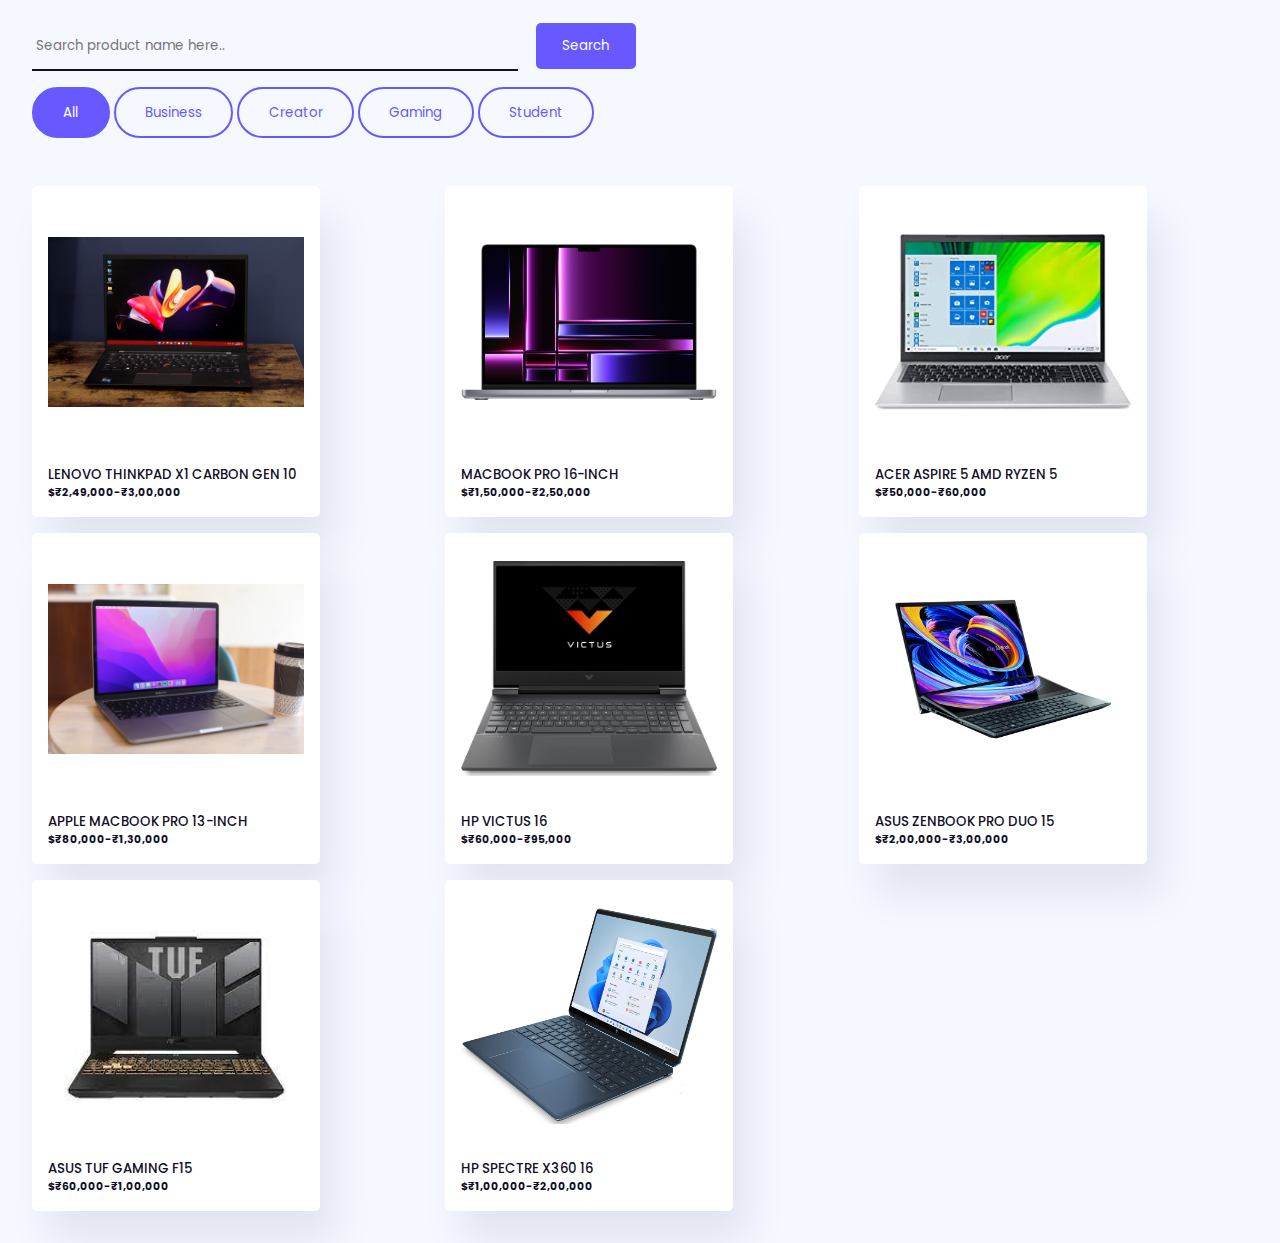
<file: dropdown1.html>
<!DOCTYPE html>
<html lang="en">
  <head>
    <meta name="viewport" content="width=device-width, initial-scale=1.0" />
    <title>Product Filter And Search</title>
    <!-- Google Font -->
    <link
      href="https://fonts.googleapis.com/css2?family=Poppins:wght@400;500&display=swap"
      rel="stylesheet"
    />
    <!-- Stylesheet -->
    <link rel="stylesheet" href="css/dropdown.css" />
  </head>
  <body>
    <div class="wrapper">
      <div id="search-container">
        <input
          type="search"
          id="search-input"
          placeholder="Search product name here.."
        />
        <button id="search">Search</button>
      </div>
      <div id="buttons">
        <button class="button-value" onclick="filterProduct('all')">All</button>
        <button class="button-value" onclick="filterProduct('Business')">
          Business
        </button>
        <button class="button-value" onclick="filterProduct('Creator')">
          Creator
        </button>
        <button class="button-value" onclick="filterProduct('Gaming')">
          Gaming
        </button>
        <button class="button-value" onclick="filterProduct('Student')">
          Student
        </button>
      </div>
      <div id="products"></div>
    </div>
    <!-- Script -->
    <script src="js/dropdown1.js"></script>
  </body>
</html>
</file>
<file: css/dropdown.css>
* {
  padding: 0;
  margin: 0;
  box-sizing: border-box;
  border: none;
  outline: none;
  font-family: "Poppins", sans-serif;
}
body {
  background-color: #f5f8ff;
}
.wrapper {
  width: 95%;
  margin: 0 auto;
}
#search-container {
  margin: 1em 0;
}
#search-container input {
  background-color: transparent;
  width: 40%;
  border-bottom: 2px solid #110f29;
  padding: 1em 0.3em;
}
#search-container input:focus {
  border-bottom-color: #6759ff;
}
#search-container button {
  padding: 1em 2em;
  margin-left: 1em;
  background-color: #6759ff;
  color: #ffffff;
  border-radius: 5px;
  margin-top: 0.5em;
}
.button-value {
  border: 2px solid #6759ff;
  padding: 1em 2.2em;
  border-radius: 3em;
  background-color: transparent;
  color: #6759ff;
  cursor: pointer;
}
.active {
  background-color: #6759ff;
  color: #ffffff;
}
#products {
  display: grid;
  grid-template-columns: auto auto auto;
  grid-column-gap: 1.5em;
  padding: 2em 0;
}
.card {
  background-color: #ffffff;
  max-width: 18em;
  margin-top: 1em;
  padding: 1em;
  border-radius: 5px;
  box-shadow: 1em 2em 2.5em rgba(1, 2, 68, 0.08);
}
.image-container {
  text-align: center;
}
img {
  max-width: 100%;
  object-fit: contain;
  height: 15em;
}
.container {
  padding-top: 1em;
  color: #110f29;
}
.container h5 {
  font-weight: 500;
}
.hide {
  display: none;
}
@media screen and (max-width: 720px) {
  img {
    max-width: 100%;
    object-fit: contain;
    height: 10em;
  }
  .card {
    max-width: 10em;
    margin-top: 1em;
  }
  #products {
    grid-template-columns: auto auto;
    grid-column-gap: 1em;
  }
}
</file>
